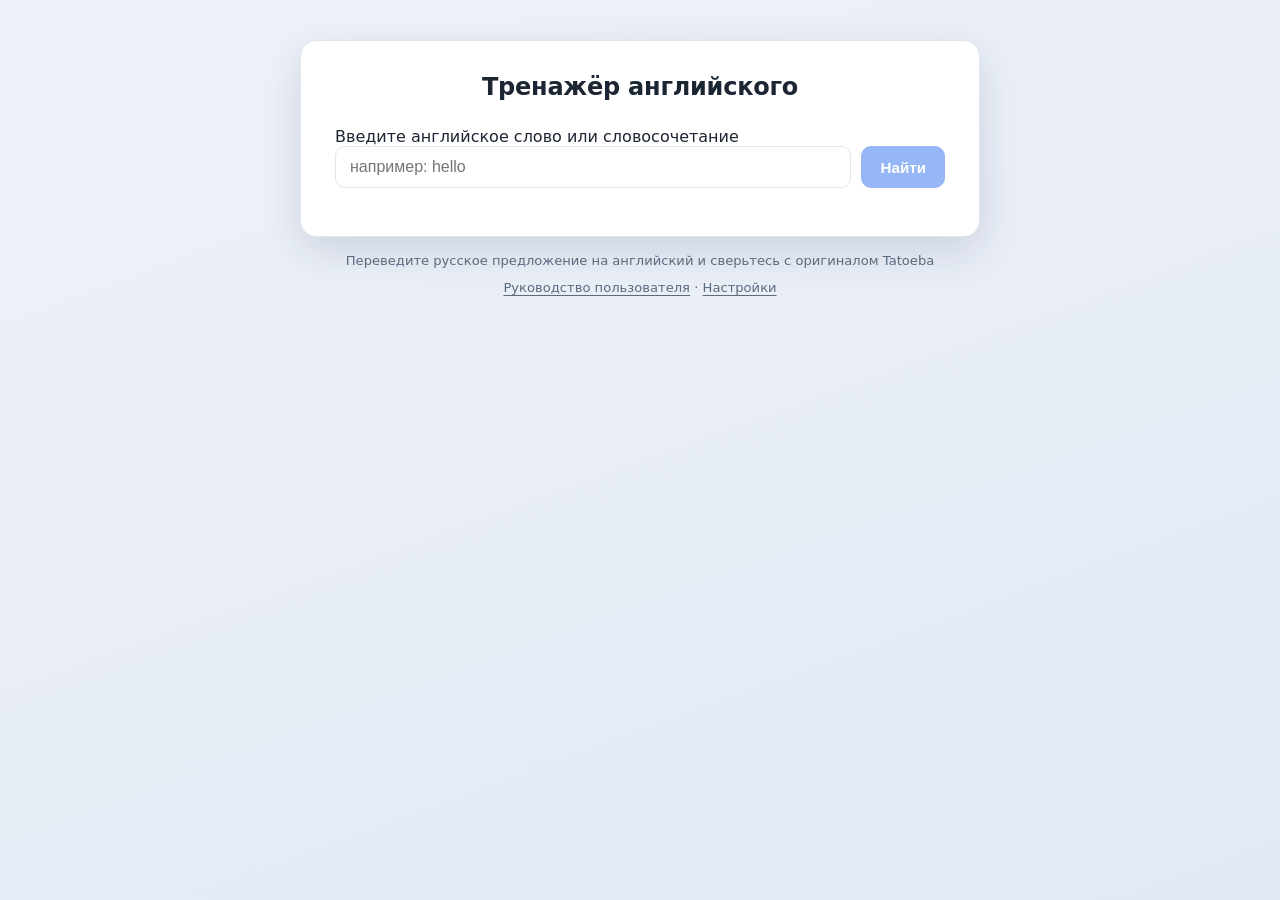
<file: index.html>
<!DOCTYPE html>
<html lang="ru">
<head>
  <meta charset="utf-8">
  <meta name="viewport" content="width=device-width, initial-scale=1">
  <meta name="theme-color" content="#2f6fed">
  <meta name="theme-color" media="(prefers-color-scheme: dark)" content="#0f141d">
  <meta name="mobile-web-app-capable" content="yes">
  <meta name="apple-mobile-web-app-capable" content="yes">
  <meta name="apple-mobile-web-app-status-bar-style" content="black-translucent">
  <title>Тренажёр английского — Tatoeba</title>
  <link rel="manifest" href="manifest.webmanifest">
  <link rel="icon" href="icons/icon-192.png" type="image/png">
  <link rel="apple-touch-icon" href="icons/icon-192.png">
  <link rel="stylesheet" href="styles.css">
</head>
<body>
  <main id="app">
    <header class="app-header">
      <h1>Тренажёр английского</h1>
      <p id="query-word" class="sub"></p>
    </header>

    <section id="panel-word" class="panel hidden">
      <label for="input-word">Введите английское слово или словосочетание</label>
      <div class="row">
        <input id="input-word" type="text" placeholder="например: hello" autocomplete="off" spellcheck="false">
        <button id="btnSearch" class="primary" disabled>Найти</button>
      </div>
      <div id="spinner" class="spinner hidden" role="status" aria-label="Поиск..."></div>
    </section>

    <section id="panel-exercise" class="panel hidden">
      <p class="label">Русское предложение — напишите английский перевод</p>
      <blockquote id="ru-sentence" class="sentence"></blockquote>
      <p id="auto-badge" class="tag auto hidden">*автоперевод*</p>

      <div id="answer-row" class="row">
        <input id="input-answer" type="text" placeholder="Ваш английский перевод..." autocomplete="off" spellcheck="false">
        <button id="btnCheck" class="primary">Проверить</button>
      </div>

      <div id="compare" class="compare hidden">
        <p class="label">Проверьте себя</p>
        <div class="compare-grid">
          <div id="your-cell" class="compare-cell">
            <span class="tag">Ваш вариант</span>
            <p id="your-answer" class="compare-text"></p>
            <p id="checking-hint" class="checking-hint hidden">Проверяем грамматику…</p>
          </div>
          <div class="compare-cell correct">
            <span class="tag">Правильный вариант</span>
            <p id="correct-answer" class="compare-text"></p>
          </div>
        </div>
        <div class="btn-group retry-group">
          <button id="btnRetryAnswer">Повторить</button>
        </div>
      </div>
    </section>

    <section id="panel-audio" class="panel hidden">
      <p class="label">Произношение</p>
      <div class="btn-group">
        <button id="btnReplayApi">Произношение (носитель)</button>
        <button id="btnRecord">Записать моё</button>
        <button id="btnPlayMine" disabled>Моё произношение</button>
      </div>
      <audio id="apiAudio" class="hidden" preload="auto"></audio>
      <audio id="myAudio" class="hidden"></audio>
    </section>

    <section id="panel-nav" class="panel hidden">
      <div class="btn-group">
        <button id="btnNext" class="primary">Следующее предложение</button>
        <button id="btnNewWord">Новое слово</button>
      </div>
    </section>

    <p id="hint" class="hint hidden"></p>

    <section id="panel-error" class="panel error-box hidden" role="alert">
      <p id="error-text" class="error-text"></p>
      <button id="btnRetry" class="hidden">Повторить</button>
    </section>

    <dialog id="lint-dialog">
      <h2>Ошибки в вашем ответе</h2>
      <div id="lint-list"></div>
      <div class="btn-group lint-dialog-actions">
        <button id="btnLintClose" class="primary">Закрыть</button>
      </div>
    </dialog>
  </main>

  <footer class="app-footer">
    <p>Переведите русское предложение на английский и сверьтесь с оригиналом Tatoeba</p>
    <p><a id="link-guide" href="guide.html">Руководство пользователя</a> · <a href="settings.html">Настройки</a></p>
  </footer>

  <script src="theme.js"></script>
  <script src="dl.js"></script>
  <script>
    if ('serviceWorker' in navigator) {
      window.addEventListener('load', function () {
        navigator.serviceWorker.register('./sw.js').catch(function () {});
      });
    }
  </script>
  <script src="app.js"></script>
</body>
</html>
</file>
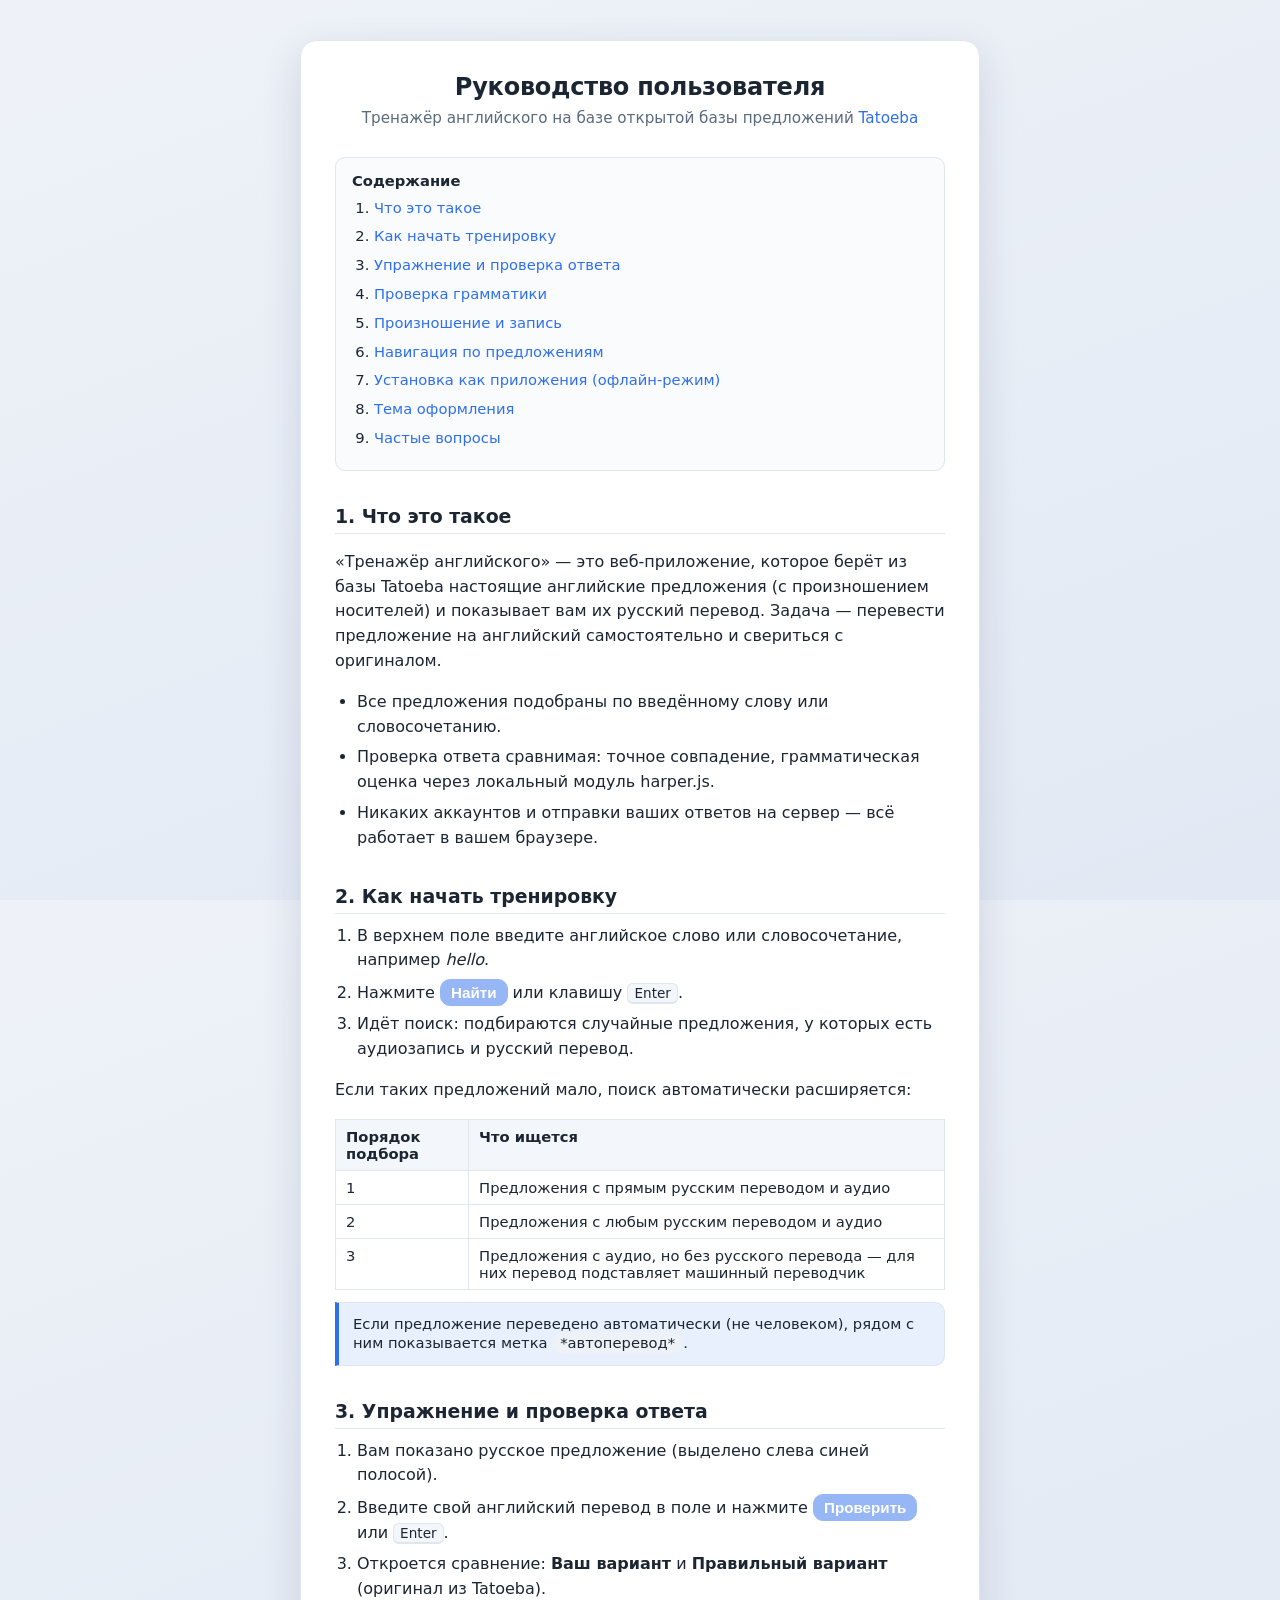
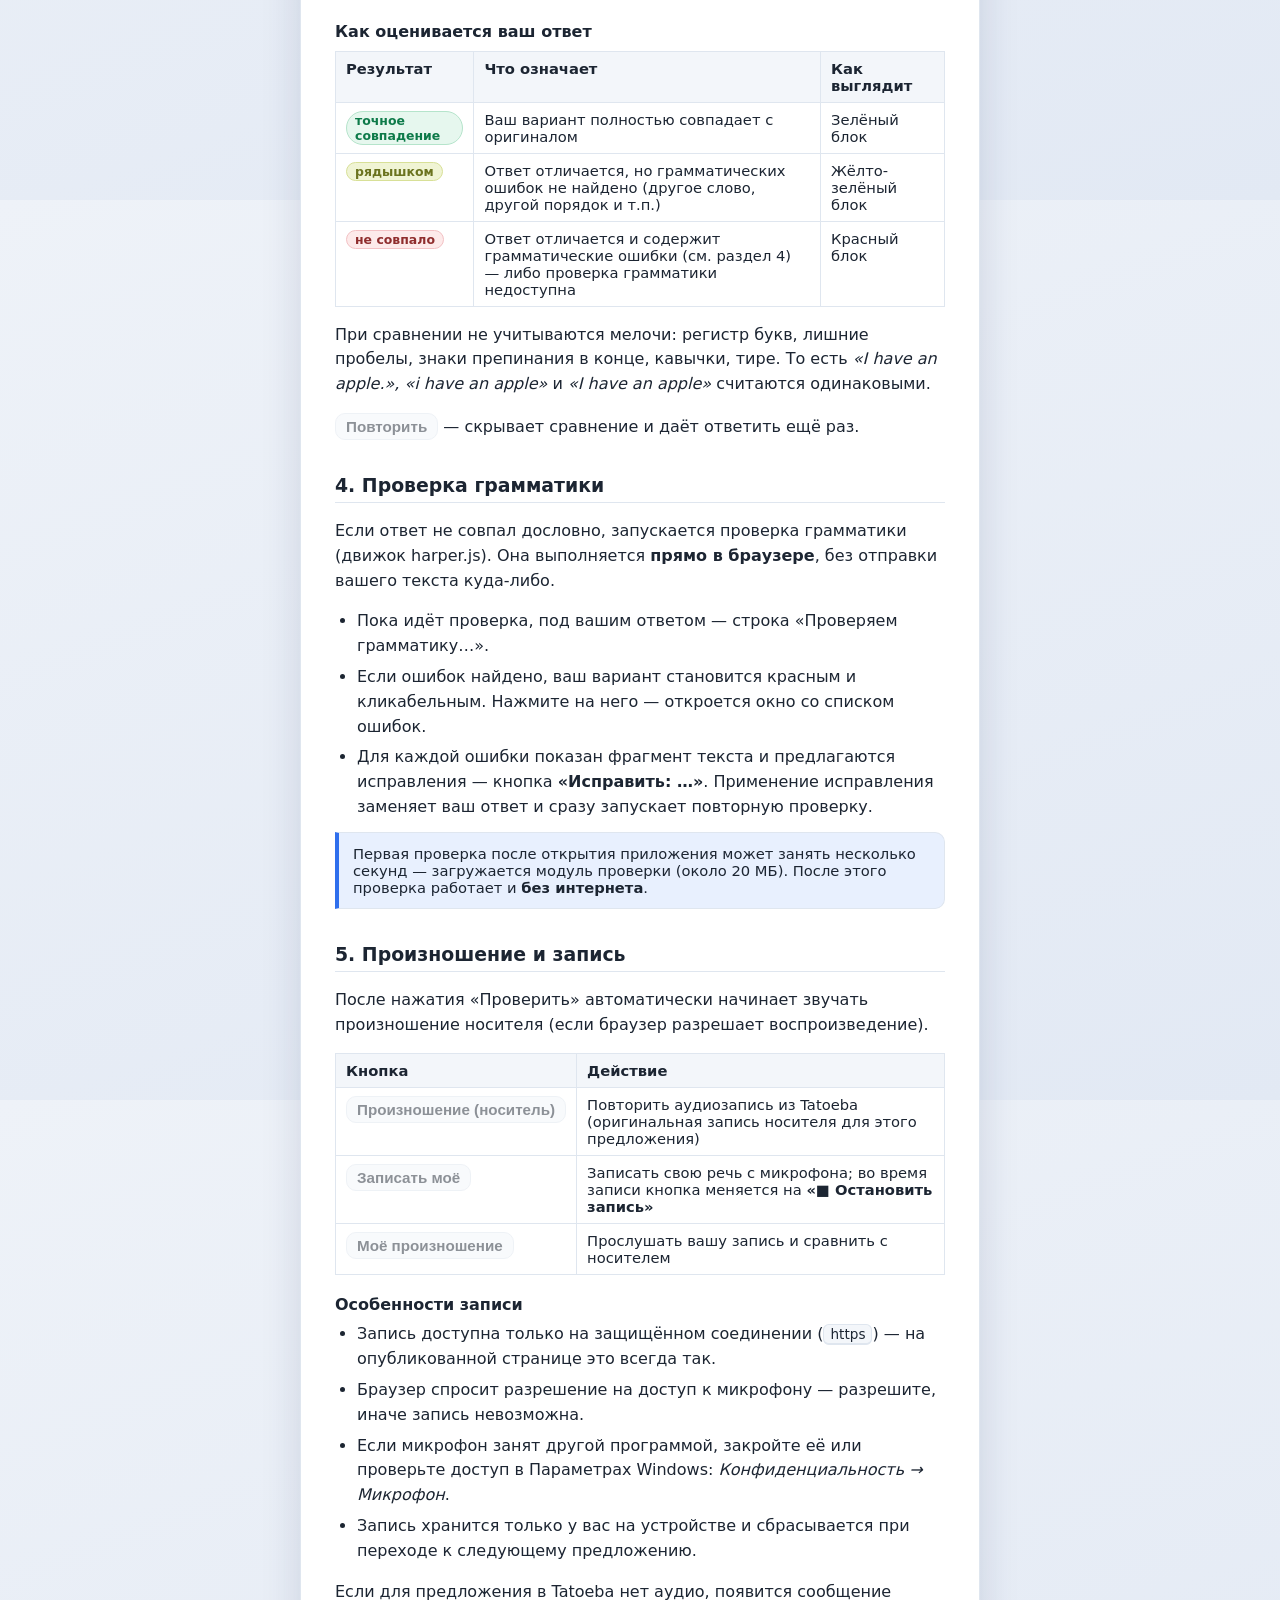
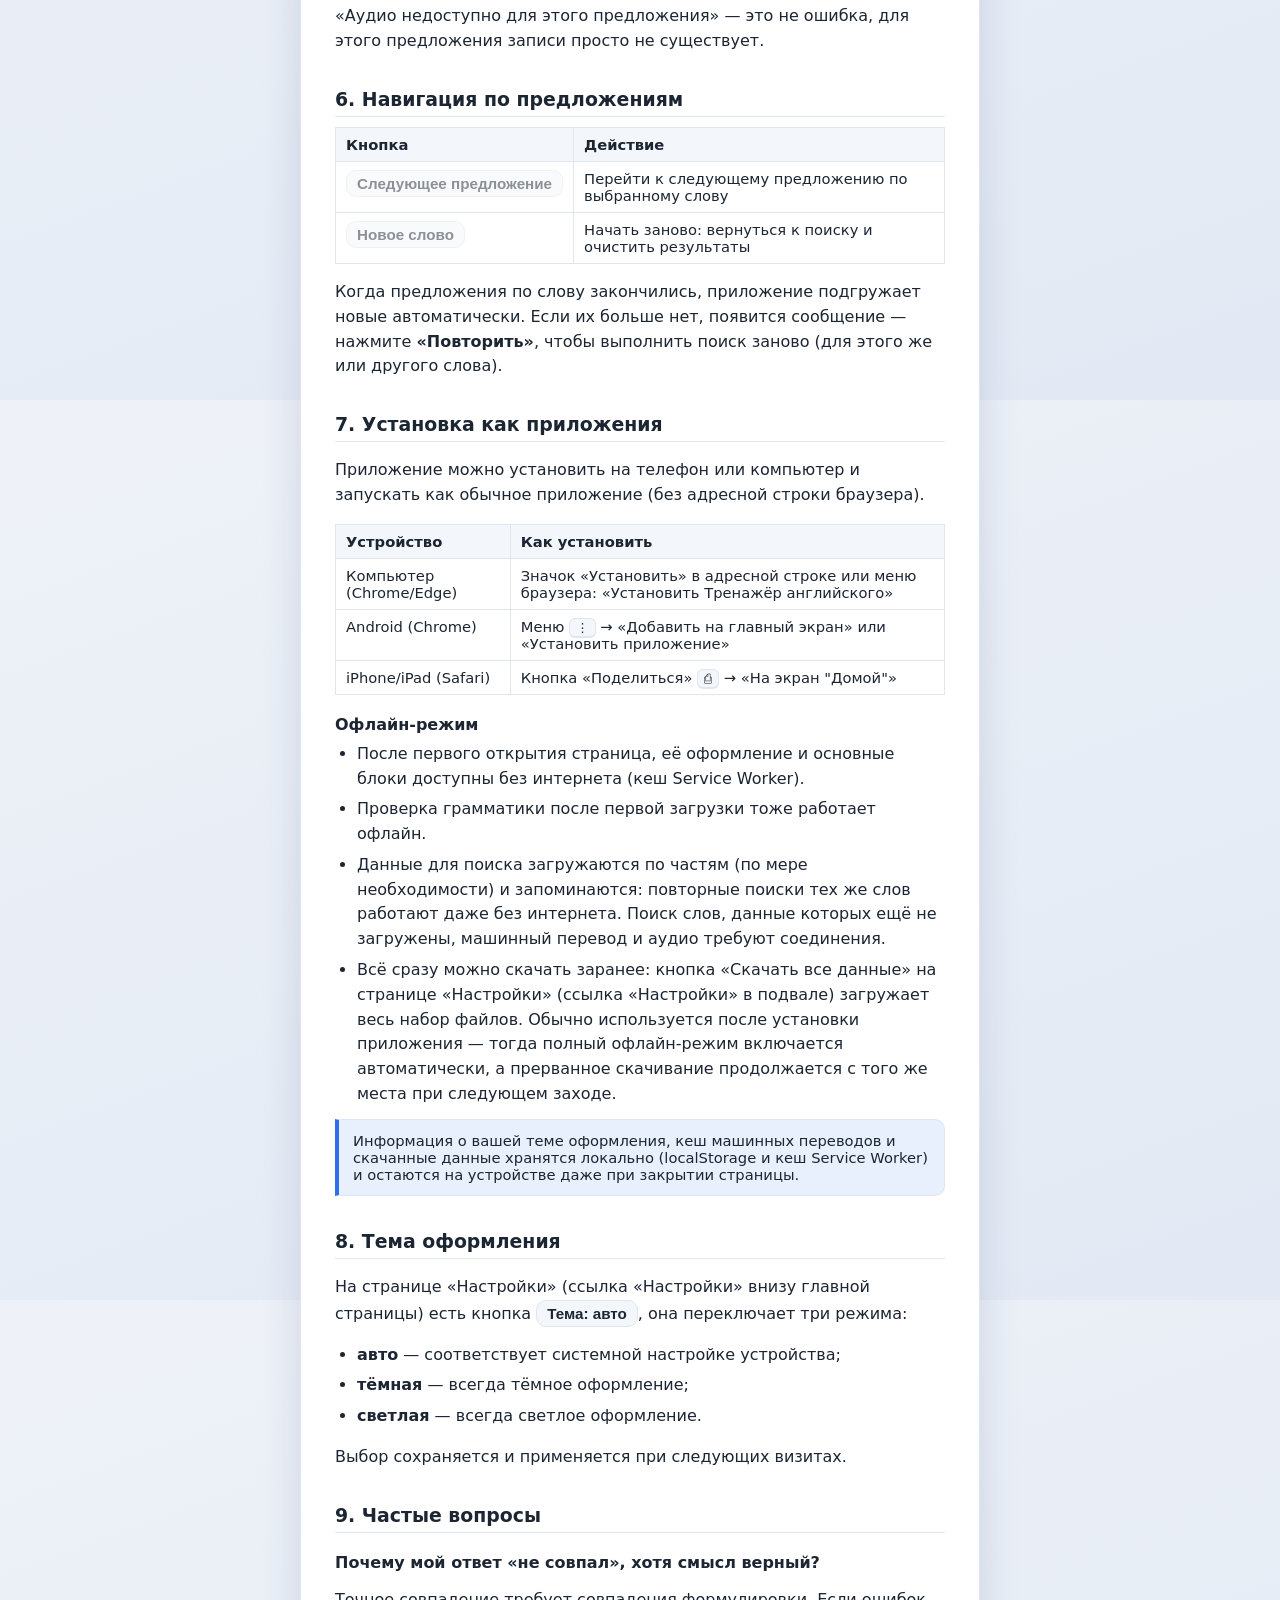
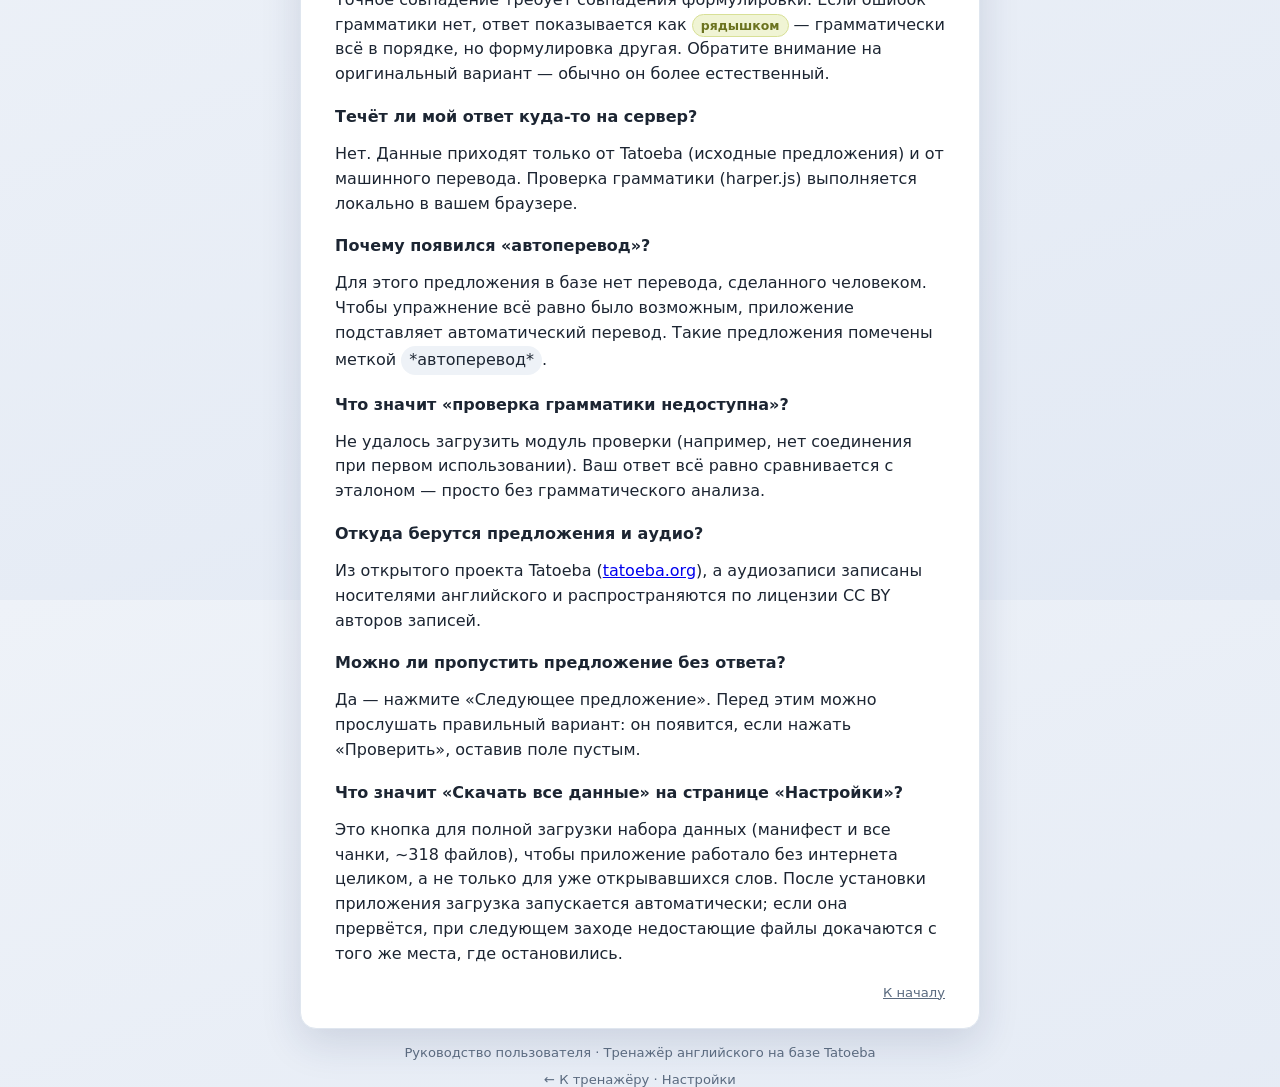
<file: guide.html>
<!DOCTYPE html>
<html lang="ru">
<head>
  <meta charset="utf-8">
  <meta name="viewport" content="width=device-width, initial-scale=1">
  <meta name="theme-color" content="#2f6fed">
  <meta name="theme-color" media="(prefers-color-scheme: dark)" content="#0f141d">
  <title>Руководство пользователя — Тренажёр английского</title>
  <link rel="icon" href="icons/icon-192.png" type="image/png">
  <link rel="stylesheet" href="styles.css">
  <style>
    .guide {
      max-width: 680px;
      color: var(--text);
    }
    .guide h1 { margin: 0 0 6px; font-size: 1.5rem; letter-spacing: -0.01em; }
    .guide h2 {
      margin: 34px 0 10px;
      padding-bottom: 6px;
      font-size: 1.18rem;
      border-bottom: 1px solid var(--border);
    }
    .guide h3 { margin: 20px 0 8px; font-size: 1rem; }
    .guide p, .guide li { line-height: 1.55; }
    .guide ul, .guide ol { margin: 8px 0 0; padding-left: 22px; }
    .guide li { margin-bottom: 6px; }
    .guide kbd {
      padding: 1px 6px;
      font-family: inherit;
      font-size: 0.85em;
      border: 1px solid var(--border);
      border-bottom-width: 2px;
      border-radius: 6px;
      background: var(--btn-bg);
    }
    .guide .tag-status {
      display: inline-block;
      padding: 1px 8px;
      border-radius: 999px;
      font-size: 0.78rem;
      font-weight: 700;
    }
    .guide .match { background: var(--good-bg); color: var(--good-text); border: 1px solid var(--good-border); }
    .guide .near { background: var(--near-bg); color: var(--near-text); border: 1px solid var(--near-border); }
    .guide .mismatch { background: var(--bad-bg); color: var(--bad-text); border: 1px solid var(--bad-border); }
    .guide .note {
      margin: 12px 0 0;
      padding: 12px 14px;
      border: 1px solid var(--border);
      border-left: 4px solid var(--accent);
      border-radius: 0 10px 10px 0;
      background: var(--accent-soft);
      font-size: 0.92rem;
    }
    .guide .toc { padding: 14px 16px; border: 1px solid var(--border); border-radius: 10px; background: var(--cell-bg); font-size: 0.92rem; }
    .guide .toc a { color: var(--accent); text-decoration: none; }
    .guide .toc a:hover { text-decoration: underline; }
    .guide table { width: 100%; border-collapse: collapse; margin-top: 10px; font-size: 0.92rem; }
    .guide th, .guide td { padding: 8px 10px; border: 1px solid var(--border); text-align: left; vertical-align: top; }
    .guide th { background: var(--btn-bg); font-weight: 600; }
    .guide .top { display: block; margin-top: 18px; font-size: 0.82rem; color: var(--muted); text-align: right; }
    .guide-header { margin-bottom: 26px; text-align: center; }
    .guide-header .sub a { color: var(--accent); text-decoration: none; }
  </style>
</head>
<body>
  <main id="app" class="guide">
    <header class="guide-header">
      <h1>Руководство пользователя</h1>
      <p class="sub">Тренажёр английского на базе открытой базы предложений <a href="https://tatoeba.org/ru">Tatoeba</a></p>
    </header>

    <nav class="toc" aria-label="Содержание">
      <strong>Содержание</strong>
      <ol style="margin:8px 0 0;">
        <li><a href="#s1">Что это такое</a></li>
        <li><a href="#s2">Как начать тренировку</a></li>
        <li><a href="#s3">Упражнение и проверка ответа</a></li>
        <li><a href="#s4">Проверка грамматики</a></li>
        <li><a href="#s5">Произношение и запись</a></li>
        <li><a href="#s6">Навигация по предложениям</a></li>
        <li><a href="#s7">Установка как приложения (офлайн-режим)</a></li>
        <li><a href="#s8">Тема оформления</a></li>
        <li><a href="#s9">Частые вопросы</a></li>
      </ol>
    </nav>

    <section id="s1">
      <h2>1. Что это такое</h2>
      <p>
        «Тренажёр английского» — это веб-приложение, которое берёт из базы Tatoeba настоящие
        английские предложения (с произношением носителей) и показывает вам их русский перевод.
        Задача — перевести предложение на английский самостоятельно и свериться с оригиналом.
      </p>
      <ul>
        <li>Все предложения подобраны по введённому слову или словосочетанию.</li>
        <li>Проверка ответа сравнимая: точное совпадение, грамматическая оценка через локальный модуль harper.js.</li>
        <li>Никаких аккаунтов и отправки ваших ответов на сервер — всё работает в вашем браузере.</li>
      </ul>
    </section>

    <section id="s2">
      <h2>2. Как начать тренировку</h2>
      <ol>
        <li>В верхнем поле введите английское слово или словосочетание, например <em>hello</em>.</li>
        <li>Нажмите <button type="button" class="primary" disabled style="padding:4px 10px; min-height:0;">Найти</button> или клавишу <kbd>Enter</kbd>.</li>
        <li>Идёт поиск: подбираются случайные предложения, у которых есть аудиозапись и русский перевод.</li>
      </ol>
      <p>Если таких предложений мало, поиск автоматически расширяется:</p>
      <table>
        <tr><th>Порядок подбора</th><th>Что ищется</th></tr>
        <tr><td>1</td><td>Предложения с прямым русским переводом и аудио</td></tr>
        <tr><td>2</td><td>Предложения с любым русским переводом и аудио</td></tr>
        <tr><td>3</td><td>Предложения с аудио, но без русского перевода — для них перевод подставляет машинный переводчик</td></tr>
      </table>
      <div class="note">
        Если предложение переведено автоматически (не человеком), рядом с ним показывается метка
        <span class="tag-auto" style="display:inline-block; padding:2px 8px; border-radius:999px; background:var(--tag-auto-bg);">*автоперевод*</span>.
      </div>
    </section>

    <section id="s3">
      <h2>3. Упражнение и проверка ответа</h2>
      <ol>
        <li>Вам показано русское предложение (выделено слева синей полосой).</li>
        <li>Введите свой английский перевод в поле и нажмите <button type="button" class="primary" disabled style="padding:4px 10px; min-height:0;">Проверить</button> или <kbd>Enter</kbd>.</li>
        <li>Откроется сравнение: <strong>Ваш вариант</strong> и <strong>Правильный вариант</strong> (оригинал из Tatoeba).</li>
      </ol>
      <h3>Как оценивается ваш ответ</h3>
      <table>
        <tr><th>Результат</th><th>Что означает</th><th>Как выглядит</th></tr>
        <tr>
          <td><span class="tag-status match">точное совпадение</span></td>
          <td>Ваш вариант полностью совпадает с оригиналом</td>
          <td>Зелёный блок</td>
        </tr>
        <tr>
          <td><span class="tag-status near">рядышком</span></td>
          <td>Ответ отличается, но грамматических ошибок не найдено (другое слово, другой порядок и т.п.)</td>
          <td>Жёлто-зелёный блок</td>
        </tr>
        <tr>
          <td><span class="tag-status mismatch">не совпало</span></td>
          <td>Ответ отличается и содержит грамматические ошибки (см. раздел 4) — либо проверка грамматики недоступна</td>
          <td>Красный блок</td>
        </tr>
      </table>
      <p>При сравнении не учитываются мелочи: регистр букв, лишние пробелы, знаки препинания в конце, кавычки, тире. То есть <em>«I have an apple.», «i have an apple»</em> и <em>«I have an apple»</em> считаются одинаковыми.</p>
      <p><button type="button" disabled style="padding:4px 10px; min-height:0;">Повторить</button> — скрывает сравнение и даёт ответить ещё раз.</p>
    </section>

    <section id="s4">
      <h2>4. Проверка грамматики</h2>
      <p>
        Если ответ не совпал дословно, запускается проверка грамматики (движок harper.js).
        Она выполняется <strong>прямо в браузере</strong>, без отправки вашего текста куда-либо.
      </p>
      <ul>
        <li>Пока идёт проверка, под вашим ответом — строка «Проверяем грамматику…».</li>
        <li>Если ошибок найдено, ваш вариант становится красным и кликабельным. Нажмите на него — откроется окно со списком ошибок.</li>
        <li>Для каждой ошибки показан фрагмент текста и предлагаются исправления — кнопка <strong>«Исправить: …»</strong>. Применение исправления заменяет ваш ответ и сразу запускает повторную проверку.</li>
      </ul>
      <div class="note">
        Первая проверка после открытия приложения может занять несколько секунд —
        загружается модуль проверки (около 20 МБ). После этого проверка работает и <strong>без интернета</strong>.
      </div>
    </section>

    <section id="s5">
      <h2>5. Произношение и запись</h2>
      <p>После нажатия «Проверить» автоматически начинает звучать произношение носителя (если браузер разрешает воспроизведение).</p>
      <table>
        <tr><th>Кнопка</th><th>Действие</th></tr>
        <tr>
          <td><button type="button" disabled style="padding:4px 10px; min-height:0;">Произношение (носитель)</button></td>
          <td>Повторить аудиозапись из Tatoeba (оригинальная запись носителя для этого предложения)</td>
        </tr>
        <tr>
          <td><button type="button" disabled style="padding:4px 10px; min-height:0;">Записать моё</button></td>
          <td>Записать свою речь с микрофона; во время записи кнопка меняется на <strong>«■ Остановить запись»</strong></td>
        </tr>
        <tr>
          <td><button type="button" disabled style="padding:4px 10px; min-height:0;">Моё произношение</button></td>
          <td>Прослушать вашу запись и сравнить с носителем</td>
        </tr>
      </table>
      <h3>Особенности записи</h3>
      <ul>
        <li>Запись доступна только на защищённом соединении (<kbd>https</kbd>) — на опубликованной странице это всегда так.</li>
        <li>Браузер спросит разрешение на доступ к микрофону — разрешите, иначе запись невозможна.</li>
        <li>Если микрофон занят другой программой, закройте её или проверьте доступ в Параметрах Windows: <em>Конфиденциальность → Микрофон</em>.</li>
        <li>Запись хранится только у вас на устройстве и сбрасывается при переходе к следующему предложению.</li>
      </ul>
      <p>Если для предложения в Tatoeba нет аудио, появится сообщение «Аудио недоступно для этого предложения» — это не ошибка, для этого предложения записи просто не существует.</p>
    </section>

    <section id="s6">
      <h2>6. Навигация по предложениям</h2>
      <table>
        <tr><th>Кнопка</th><th>Действие</th></tr>
        <tr>
          <td><button type="button" disabled style="padding:4px 10px; min-height:0;">Следующее предложение</button></td>
          <td>Перейти к следующему предложению по выбранному слову</td>
        </tr>
        <tr>
          <td><button type="button" disabled style="padding:4px 10px; min-height:0;">Новое слово</button></td>
          <td>Начать заново: вернуться к поиску и очистить результаты</td>
        </tr>
      </table>
      <p>
        Когда предложения по слову закончились, приложение подгружает новые автоматически.
        Если их больше нет, появится сообщение — нажмите <strong>«Повторить»</strong>, чтобы выполнить поиск заново
        (для этого же или другого слова).
      </p>
    </section>

    <section id="s7">
      <h2>7. Установка как приложения</h2>
      <p>
        Приложение можно установить на телефон или компьютер и запускать как обычное приложение
        (без адресной строки браузера).
      </p>
      <table>
        <tr><th>Устройство</th><th>Как установить</th></tr>
        <tr><td>Компьютер (Chrome/Edge)</td><td>Значок «Установить» в адресной строке или меню браузера: «Установить Тренажёр английского»</td></tr>
        <tr><td>Android (Chrome)</td><td>Меню <kbd>⋮</kbd> → «Добавить на главный экран» или «Установить приложение»</td></tr>
        <tr><td>iPhone/iPad (Safari)</td><td>Кнопка «Поделиться» <kbd>⎙</kbd> → «На экран "Домой"»</td></tr>
      </table>
      <h3>Офлайн-режим</h3>
      <ul>
        <li>После первого открытия страница, её оформление и основные блоки доступны без интернета (кеш Service Worker).</li>
        <li>Проверка грамматики после первой загрузки тоже работает офлайн.</li>
        <li>Данные для поиска загружаются по частям (по мере необходимости) и запоминаются: повторные поиски тех же слов работают даже без интернета. Поиск слов, данные которых ещё не загружены, машинный перевод и аудио требуют соединения.</li>
        <li>Всё сразу можно скачать заранее: кнопка «Скачать все данные» на странице «Настройки» (ссылка «Настройки» в подвале) загружает весь набор файлов. Обычно используется после установки приложения — тогда полный офлайн-режим включается автоматически, а прерванное скачивание продолжается с того же места при следующем заходе.</li>
      </ul>
      <div class="note">
        Информация о вашей теме оформления, кеш машинных переводов и скачанные данные
        хранятся локально (localStorage и кеш Service Worker) и остаются на устройстве
        даже при закрытии страницы.
      </div>
    </section>

    <section id="s8">
      <h2>8. Тема оформления</h2>
      <p>
        На странице «Настройки» (ссылка «Настройки» внизу главной страницы) есть кнопка <button type="button" id="btnThemeFooterPreview" style="padding:4px 10px; min-height:0;">Тема: авто</button>,
        она переключает три режима:
      </p>
      <ul>
        <li><strong>авто</strong> — соответствует системной настройке устройства;</li>
        <li><strong>тёмная</strong> — всегда тёмное оформление;</li>
        <li><strong>светлая</strong> — всегда светлое оформление.</li>
      </ul>
      <p>Выбор сохраняется и применяется при следующих визитах.</p>
    </section>

    <section id="s9">
      <h2>9. Частые вопросы</h2>
      <h3>Почему мой ответ «не совпал», хотя смысл верный?</h3>
      <p>
        Точное совпадение требует совпадения формулировки. Если ошибок грамматики нет, ответ
        показывается как <span class="tag-status near">рядышком</span> — грамматически всё в порядке,
        но формулировка другая. Обратите внимание на оригинальный вариант — обычно он более естественный.
      </p>
      <h3>Течёт ли мой ответ куда-то на сервер?</h3>
      <p>
        Нет. Данные приходят только от Tatoeba (исходные предложения) и от машинного перевода.
        Проверка грамматики (harper.js) выполняется локально в вашем браузере.
      </p>
      <h3>Почему появился «автоперевод»?</h3>
      <p>
        Для этого предложения в базе нет перевода, сделанного человеком. Чтобы упражнение всё равно
        было возможным, приложение подставляет автоматический перевод. Такие предложения помечены
        меткой <span class="tag-auto" style="display:inline-block; padding:2px 8px; border-radius:999px; background:var(--tag-auto-bg);">*автоперевод*</span>.
      </p>
      <h3>Что значит «проверка грамматики недоступна»?</h3>
      <p>
        Не удалось загрузить модуль проверки (например, нет соединения при первом использовании).
        Ваш ответ всё равно сравнивается с эталоном — просто без грамматического анализа.
      </p>
      <h3>Откуда берутся предложения и аудио?</h3>
      <p>
        Из открытого проекта Tatoeba (<a href="https://tatoeba.org/ru">tatoeba.org</a>),
        а аудиозаписи записаны носителями английского и распространяются по лицензии
        <span lang="en">CC BY</span> авторов записей.
      </p>
      <h3>Можно ли пропустить предложение без ответа?</h3>
      <p>
        Да — нажмите «Следующее предложение». Перед этим можно прослушать правильный вариант:
        он появится, если нажать «Проверить», оставив поле пустым.
      </p>
      <h3>Что значит «Скачать все данные» на странице «Настройки»?</h3>
      <p>
        Это кнопка для полной загрузки набора данных (манифест и все чанки, ~318 файлов),
        чтобы приложение работало без интернета целиком, а не только для уже открывавшихся
        слов. После установки приложения загрузка запускается автоматически; если она
        прервётся, при следующем заходе недостающие файлы докачаются с того же места,
        где остановились.
      </p>
    </section>

    <a class="top" href="#top">К началу</a>
  </main>

  <footer class="app-footer">
    <p>Руководство пользователя · Тренажёр английского на базе Tatoeba</p>
    <p><a href="index.html">← К тренажёру</a> · <a href="settings.html">Настройки</a></p>
  </footer>

  <script src="theme.js"></script>
  <script>
    if ('serviceWorker' in navigator) {
      window.addEventListener('load', function () {
        navigator.serviceWorker.register('./sw.js').catch(function () {});
      });
    }
  </script>
</body>
</html>
</file>
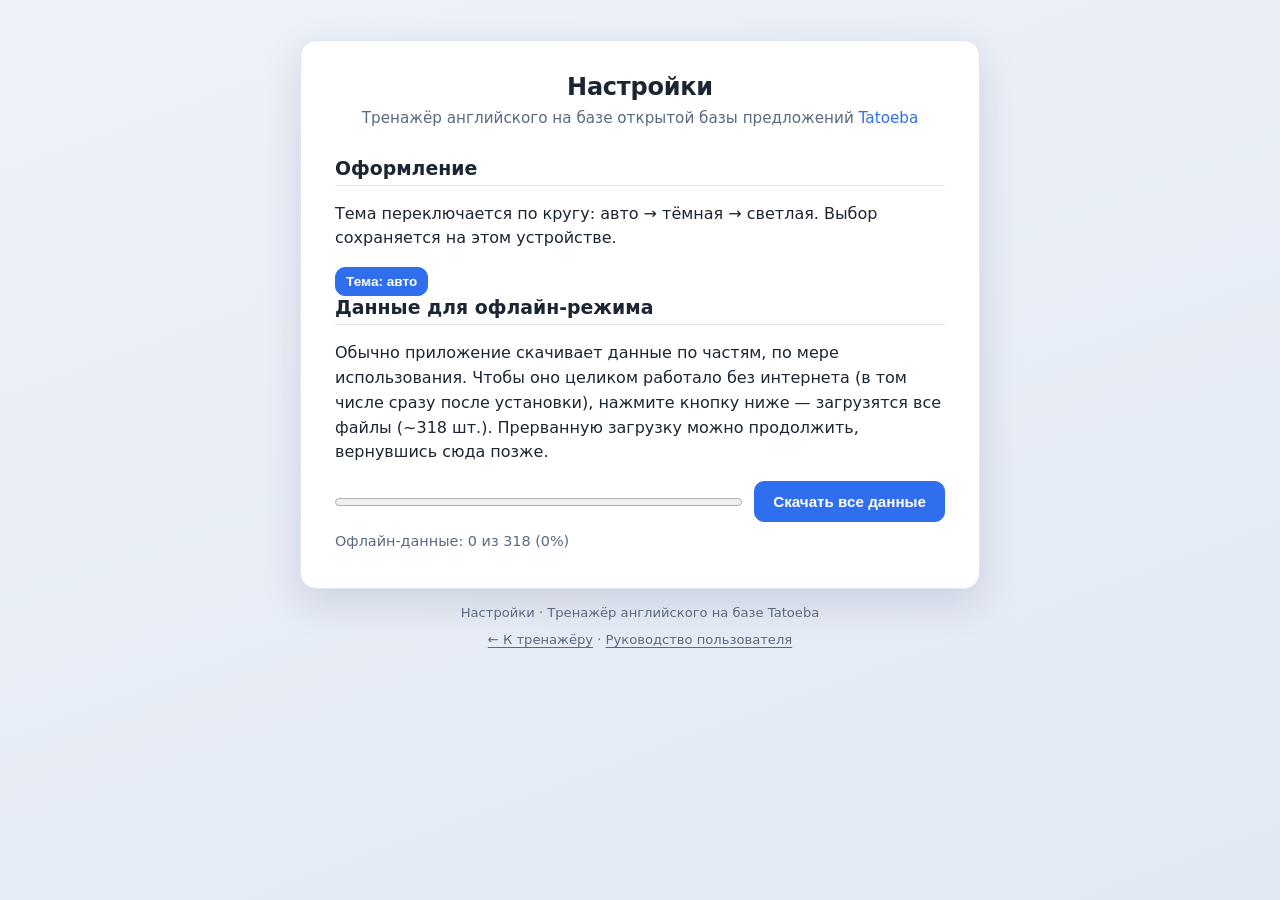
<file: settings.html>
<!DOCTYPE html>
<html lang="ru">
<head>
  <meta charset="utf-8">
  <meta name="viewport" content="width=device-width, initial-scale=1">
  <meta name="theme-color" content="#2f6fed">
  <meta name="theme-color" media="(prefers-color-scheme: dark)" content="#0f141d">
  <meta name="mobile-web-app-capable" content="yes">
  <meta name="apple-mobile-web-app-capable" content="yes">
  <meta name="apple-mobile-web-app-status-bar-style" content="black-translucent">
  <title>Настройки — Тренажёр английского</title>
  <link rel="manifest" href="manifest.webmanifest">
  <link rel="icon" href="icons/icon-192.png" type="image/png">
  <link rel="apple-touch-icon" href="icons/icon-192.png">
  <link rel="stylesheet" href="styles.css">
  <style>
    .settings {
      max-width: 680px;
      color: var(--text);
    }
    .settings h1 { margin: 0 0 6px; font-size: 1.5rem; letter-spacing: -0.01em; }
    .settings h2 {
      margin: 34px 0 10px;
      font-size: 1.18rem;
      border-bottom: 1px solid var(--border);
      padding-bottom: 6px;
    }
    .settings h2:first-of-type { margin-top: 0; }
    .settings p { line-height: 1.55; }
    .settings-header { margin-bottom: 26px; text-align: center; }
    .settings-header .sub a { color: var(--accent); text-decoration: none; }
  </style>
</head>
<body>
  <main id="app" class="settings">
    <header class="settings-header">
      <h1>Настройки</h1>
      <p class="sub">Тренажёр английского на базе открытой базы предложений <a href="https://tatoeba.org/ru">Tatoeba</a></p>
    </header>

    <section id="s-theme">
      <h2>Оформление</h2>
      <p>Тема переключается по кругу: авто → тёмная → светлая. Выбор сохраняется на этом устройстве.</p>
      <div class="btn-group">
        <button id="btnTheme" class="primary">Тема: авто</button>
      </div>
    </section>

    <section id="s-data">
      <h2>Данные для офлайн-режима</h2>
      <p>
        Обычно приложение скачивает данные по частям, по мере использования. Чтобы оно
        целиком работало без интернета (в том числе сразу после установки), нажмите кнопку ниже —
        загрузятся все файлы (~318 шт.). Прерванную загрузку можно продолжить, вернувшись сюда позже.
      </p>
      <section id="panel-dl" class="panel dl-panel hidden" data-always>
        <div class="dl-row">
          <progress id="dl-progress" max="100" value="0"></progress>
          <button id="btnDl" class="primary">Скачать все данные</button>
        </div>
        <p id="dl-status" class="label dl-status"></p>
      </section>
    </section>
  </main>

  <footer class="app-footer">
    <p>Настройки · Тренажёр английского на базе Tatoeba</p>
    <p><a href="index.html">← К тренажёру</a> · <a href="guide.html">Руководство пользователя</a></p>
  </footer>

  <script src="theme.js"></script>
  <script src="dl.js"></script>
  <script>
    if ('serviceWorker' in navigator) {
      window.addEventListener('load', function () {
        navigator.serviceWorker.register('./sw.js').catch(function () {});
      });
    }
  </script>
</body>
</html>
</file>
<file: styles.css>
:root {
  color-scheme: light;
  --bg-1: #eef2f8;
  --bg-2: #e2e9f4;
  --card: #ffffff;
  --text: #1c2532;
  --muted: #5a6a7f;
  --border: #dfe6ef;
  --accent: #2f6fed;
  --accent-hover: #245bc9;
  --accent-soft: #e8f0fe;
  --good: #1c9a5f;
  --good-bg: #e6f7ee;
  --good-border: #b5e4cb;
  --good-text: #0d7a49;
  --bad-bg: #fdeaea;
  --bad-border: #f3c1c4;
  --bad-text: #8f2d2d;
  --near-bg: #f0f4d4;
  --near-border: #d8e097;
  --near-text: #6b731f;
  --cell-bg: #f9fbfd;
  --input-bg: #ffffff;
  --input-disabled-bg: #f3f6fa;
  --input-disabled-text: #9aa7b6;
  --btn-bg: #f3f6fa;
  --btn-hover: #e7edf4;
  --tag-auto-bg: #eef2f7;
  --error-bg: #fdecec;
  --error-border: #f2bfbf;
  --error-text: #8f2d2d;
  --focus-ring: rgba(47, 111, 237, 0.15);
  --radius: 16px;
  --shadow: 0 14px 40px rgba(28, 46, 90, 0.14);
}

html[data-theme="dark"] {
  color-scheme: dark;
  --bg-1: #0f141d;
  --bg-2: #141b27;
  --card: #1a2231;
  --text: #e6ecf5;
  --muted: #94a4b8;
  --border: #2b3649;
  --accent: #5b8cff;
  --accent-hover: #79a0ff;
  --accent-soft: #22304a;
  --good: #3ecf84;
  --good-bg: #16311f;
  --good-border: #2e5c40;
  --good-text: #6ee3a3;
  --bad-bg: #3a1d1d;
  --bad-border: #6e3535;
  --bad-text: #f0a9a9;
  --near-bg: #333a1a;
  --near-border: #5c6a2c;
  --near-text: #d6e084;
  --cell-bg: #161e2c;
  --input-bg: #141b28;
  --input-disabled-bg: #1e2837;
  --input-disabled-text: #62718a;
  --btn-bg: #232f42;
  --btn-hover: #2c3a51;
  --tag-auto-bg: #232f42;
  --error-bg: #3a1f1f;
  --error-border: #6e3a3a;
  --error-text: #f0a9a9;
  --focus-ring: rgba(91, 140, 255, 0.25);
  --shadow: 0 14px 40px rgba(0, 0, 0, 0.5);
}

@media (prefers-color-scheme: dark) {
  :root:not([data-theme]) {
    color-scheme: dark;
    --bg-1: #0f141d;
    --bg-2: #141b27;
    --card: #1a2231;
    --text: #e6ecf5;
    --muted: #94a4b8;
    --border: #2b3649;
    --accent: #5b8cff;
    --accent-hover: #79a0ff;
    --accent-soft: #22304a;
    --good: #3ecf84;
    --good-bg: #16311f;
    --good-border: #2e5c40;
    --good-text: #6ee3a3;
    --bad-bg: #3a1d1d;
    --bad-border: #6e3535;
    --bad-text: #f0a9a9;
    --near-bg: #333a1a;
    --near-border: #5c6a2c;
    --near-text: #d6e084;
    --cell-bg: #161e2c;
    --input-bg: #141b28;
    --input-disabled-bg: #1e2837;
    --input-disabled-text: #62718a;
    --btn-bg: #232f42;
    --btn-hover: #2c3a51;
    --tag-auto-bg: #232f42;
    --error-bg: #3a1f1f;
    --error-border: #6e3a3a;
    --error-text: #f0a9a9;
    --focus-ring: rgba(91, 140, 255, 0.25);
    --shadow: 0 14px 40px rgba(0, 0, 0, 0.5);
  }
}

* { box-sizing: border-box; }

html, body { height: 100%; }

body {
  margin: 0;
  font-family: system-ui, -apple-system, "Segoe UI", Roboto, "Helvetica Neue", Arial, sans-serif;
  color: var(--text);
  background: linear-gradient(160deg, var(--bg-1), var(--bg-2));
  display: flex;
  flex-direction: column;
  align-items: center;
  padding: 40px 16px;
  -webkit-tap-highlight-color: transparent;
}

#app {
  width: 100%;
  max-width: 680px;
  background: var(--card);
  border: 1px solid var(--border);
  border-radius: var(--radius);
  box-shadow: var(--shadow);
  padding: 32px 34px 28px;
}

.app-header { margin-bottom: 26px; text-align: center; }
.app-header h1 { margin: 0 0 6px; font-size: 1.5rem; letter-spacing: -0.01em; }
.sub { margin: 0; color: var(--muted); font-size: 0.95rem; }

.app-footer {
  width: 100%;
  max-width: 680px;
  display: flex;
  flex-direction: column;
  align-items: center;
  gap: 12px;
  margin-top: 16px;
  font-size: 0.82rem;
  color: var(--muted);
}
.app-footer p { margin: 0; }
.app-footer a { color: var(--muted); text-decoration: underline; text-underline-offset: 3px; }
.app-footer a:hover { color: var(--accent); }

#btnTheme {
  font-size: 0.85rem;
  padding: 6px 10px;
}

.hidden { display: none !important; }

.dl-row {
  display: flex;
  align-items: center;
  gap: 12px;
  margin-bottom: 8px;
}
.dl-row progress {
  flex: 1;
  min-width: 0;
  accent-color: var(--accent);
}
.dl-row button { white-space: nowrap; }

.panel { margin-bottom: 20px; }
.panel:last-child { margin-bottom: 0; }

.label { margin: 0 0 8px; color: var(--muted); font-size: 0.9rem; }

.sentence {
  margin: 0 0 18px;
  font-size: 1.35rem;
  line-height: 1.45;
  color: var(--text);
  border-left: 4px solid var(--accent);
  padding: 10px 16px;
  background: var(--accent-soft);
  border-radius: 0 10px 10px 0;
  min-height: 3.4rem;
}

.row { display: flex; gap: 10px; }

input[type="text"] {
  flex: 1;
  min-width: 0;
  padding: 11px 14px;
  font-size: 1rem;
  border: 1px solid var(--border);
  border-radius: 10px;
  outline: none;
  background: var(--input-bg);
  color: var(--text);
  transition: border-color 0.15s, box-shadow 0.15s;
}
input[type="text"]:focus { border-color: var(--accent); box-shadow: 0 0 0 3px var(--focus-ring); }
input[type="text"]:disabled { background: var(--input-disabled-bg); color: var(--input-disabled-text); }

button {
  padding: 11px 18px;
  font-size: 0.95rem;
  font-weight: 600;
  color: var(--text);
  background: var(--btn-bg);
  border: 1px solid var(--border);
  border-radius: 10px;
  cursor: pointer;
  white-space: nowrap;
  transition: background 0.15s, border-color 0.15s, transform 0.05s;
}
button:hover:not(:disabled) { background: var(--btn-hover); }
button:active:not(:disabled) { transform: translateY(1px); }
button:disabled { opacity: 0.5; cursor: not-allowed; }

button.primary { background: var(--accent); border-color: var(--accent); color: #fff; }
button.primary:hover:not(:disabled) { background: var(--accent-hover); }

.btn-group { display: flex; flex-wrap: wrap; gap: 10px; }

.spinner {
  width: 28px;
  height: 28px;
  margin: 14px auto 0;
  border-radius: 50%;
  border: 3px solid var(--border);
  border-top-color: var(--accent);
  animation: spin 0.8s linear infinite;
}
@keyframes spin { to { transform: rotate(360deg); } }

.compare-grid { display: grid; grid-template-columns: 1fr 1fr; gap: 12px; margin-top: 4px; }
@media (max-width: 520px) { .compare-grid { grid-template-columns: 1fr; } }

.compare-cell {
  border: 1px solid var(--border);
  border-radius: 10px;
  padding: 12px 14px;
  background: var(--cell-bg);
}
.compare-cell.correct { background: var(--good-bg); border-color: var(--good-border); }
.compare-cell.match { background: var(--good-bg); border-color: var(--good-border); }
.compare-cell.near { background: var(--near-bg); border-color: var(--near-border); }
.compare-cell.mismatch { background: var(--bad-bg); border-color: var(--bad-border); }
.compare-cell.clickable { cursor: pointer; }
.retry-group { margin-top: 12px; }

.checking-hint {
  margin: 8px 0 0;
  font-size: 0.8rem;
  color: var(--muted);
}

.tag {
  display: inline-block;
  font-size: 0.78rem;
  font-weight: 700;
  text-transform: uppercase;
  letter-spacing: 0.03em;
  color: var(--muted);
  margin-bottom: 8px;
}
.compare-cell.correct .tag { color: var(--good); }
.compare-cell.match .tag { color: var(--good); }
.compare-cell.near .tag { color: var(--near-text); }
.compare-cell.mismatch .tag { color: var(--bad-text); }

.tag.auto {
  display: inline-block;
  margin: 4px 0 0;
  padding: 2px 8px;
  border-radius: 999px;
  font-size: 0.72rem;
  text-transform: none;
  letter-spacing: normal;
  background: var(--tag-auto-bg);
}

.compare-text { margin: 0; font-size: 1.05rem; line-height: 1.4; white-space: pre-wrap; word-break: break-word; }
.compare-cell.correct .compare-text { color: var(--good-text); }
.compare-cell.match .compare-text { color: var(--good-text); }
.compare-cell.near .compare-text { color: var(--near-text); }

.hint { margin: 16px 0 0; font-size: 0.9rem; color: var(--accent); }

.error-box {
  margin-top: 16px;
  padding: 14px 16px;
  background: var(--error-bg);
  border: 1px solid var(--error-border);
  border-radius: 10px;
  color: var(--error-text);
}
.error-text { margin: 0 0 10px; }

@media (max-width: 560px) {
  #app { padding: 20px 16px; border-radius: 12px; }
  .app-header h1 { font-size: 1.3rem; }
  .app-header { text-align: center; }
  .row { flex-direction: column; }
  .btn-group { flex-direction: column; }
  button {
    width: 100%;
    min-height: 44px;
    padding: 12px 14px;
    font-size: 1rem;
  }
  #btnTheme {
    width: auto;
    min-height: 34px;
    font-size: 0.85rem;
    padding: 5px 10px;
  }
  input[type="text"] {
    font-size: 16px;
    min-height: 44px;
    padding: 12px 14px;
  }
  .sentence { font-size: 1.3rem; }
  .compare-text { font-size: 1rem; }
  #lint-dialog { width: 92vw; padding: 18px 16px; }
}

#lint-dialog {
  border: 1px solid var(--border);
  border-radius: 12px;
  padding: 22px 24px;
  width: min(560px, 94vw);
  max-height: 80vh;
  overflow-y: auto;
  background: var(--card);
  color: var(--text);
  box-shadow: var(--shadow);
}
#lint-dialog::backdrop { background: rgba(10, 16, 28, 0.55); }
#lint-dialog h2 {
  margin: 0 0 14px;
  font-size: 1.15rem;
}
.lint-item {
  margin: 0 0 12px;
  padding: 12px 14px;
  border: 1px solid var(--border);
  border-radius: 10px;
  background: var(--cell-bg);
}
.lint-item:last-child { margin-bottom: 0; }
.lint-message { margin: 0 0 6px; font-weight: 600; color: var(--bad-text); }
.lint-scope {
  margin: 0 0 10px;
  font-size: 0.92rem;
  color: var(--muted);
  word-break: break-word;
}
.lint-item .btn-group { margin-top: 4px; }
.lint-unavailable { margin: 0; }
.lint-dialog-actions { margin-top: 16px; justify-content: flex-end; }
</file>
